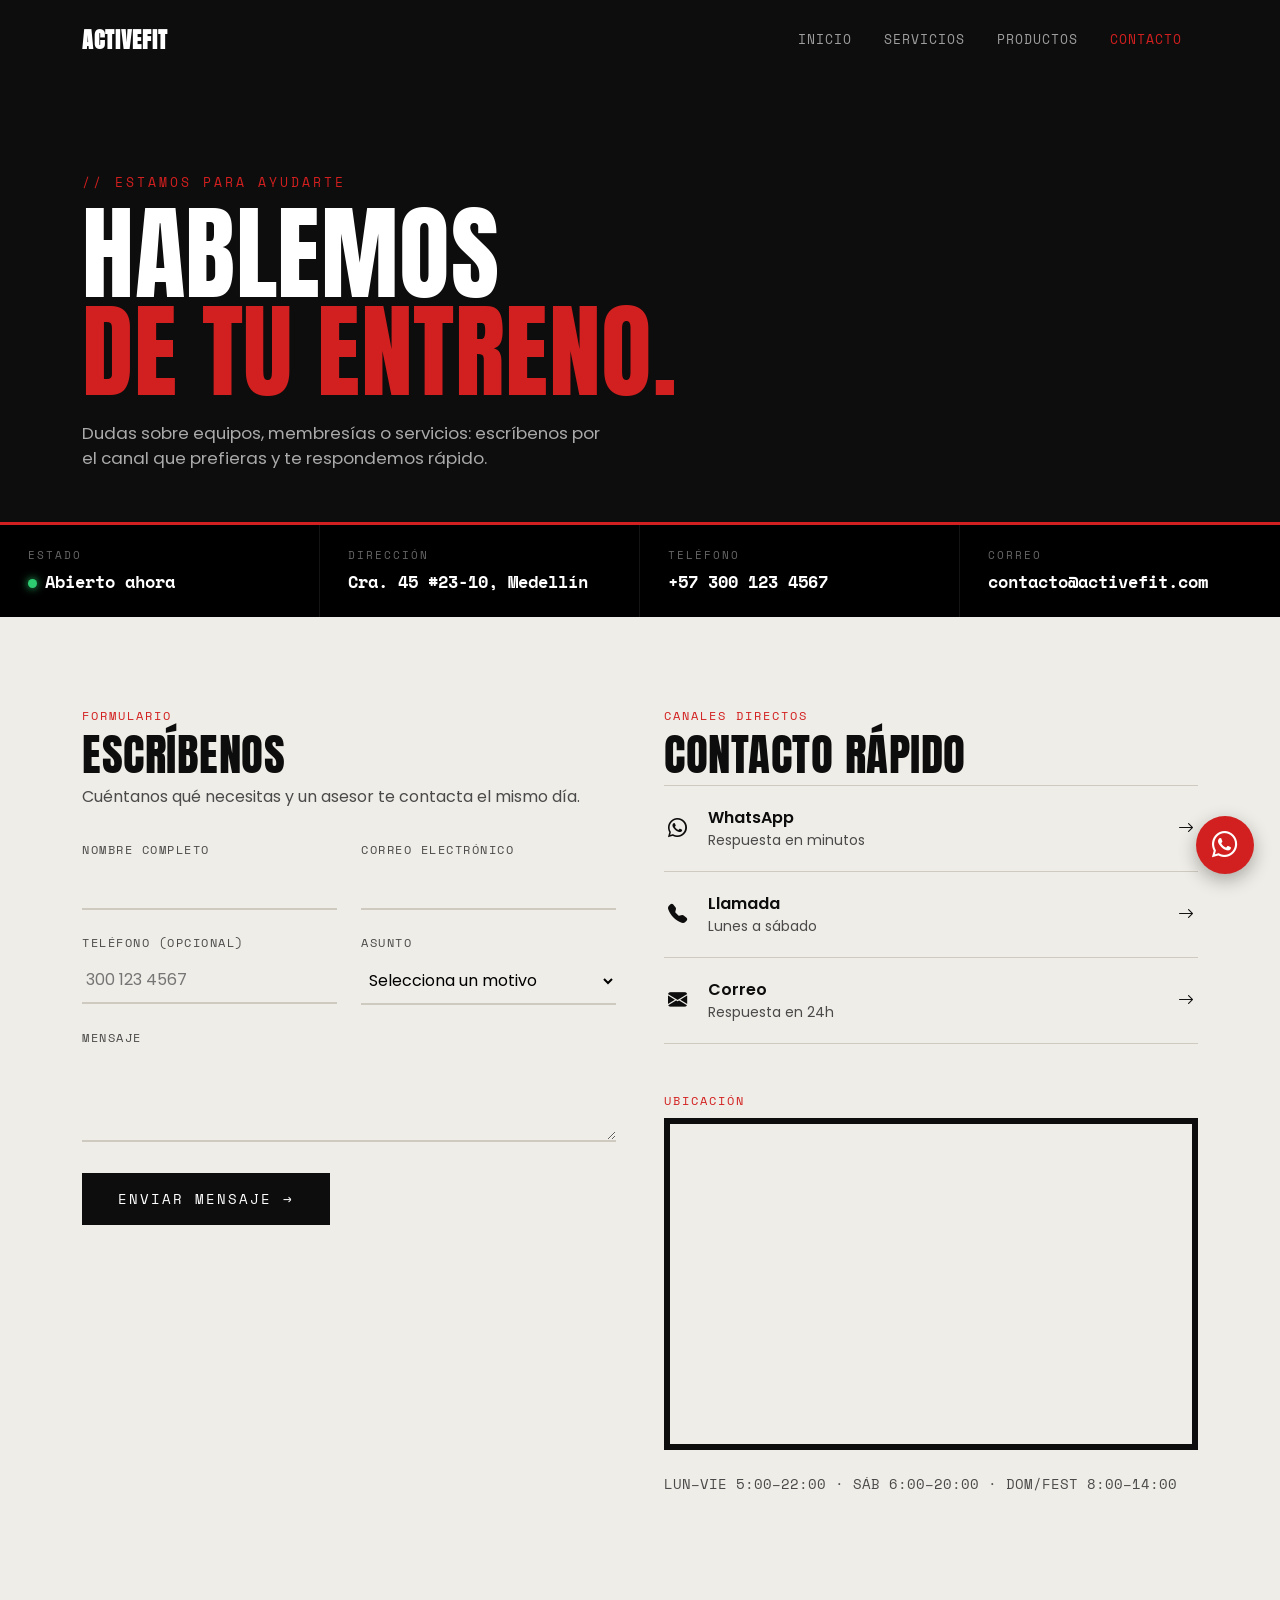
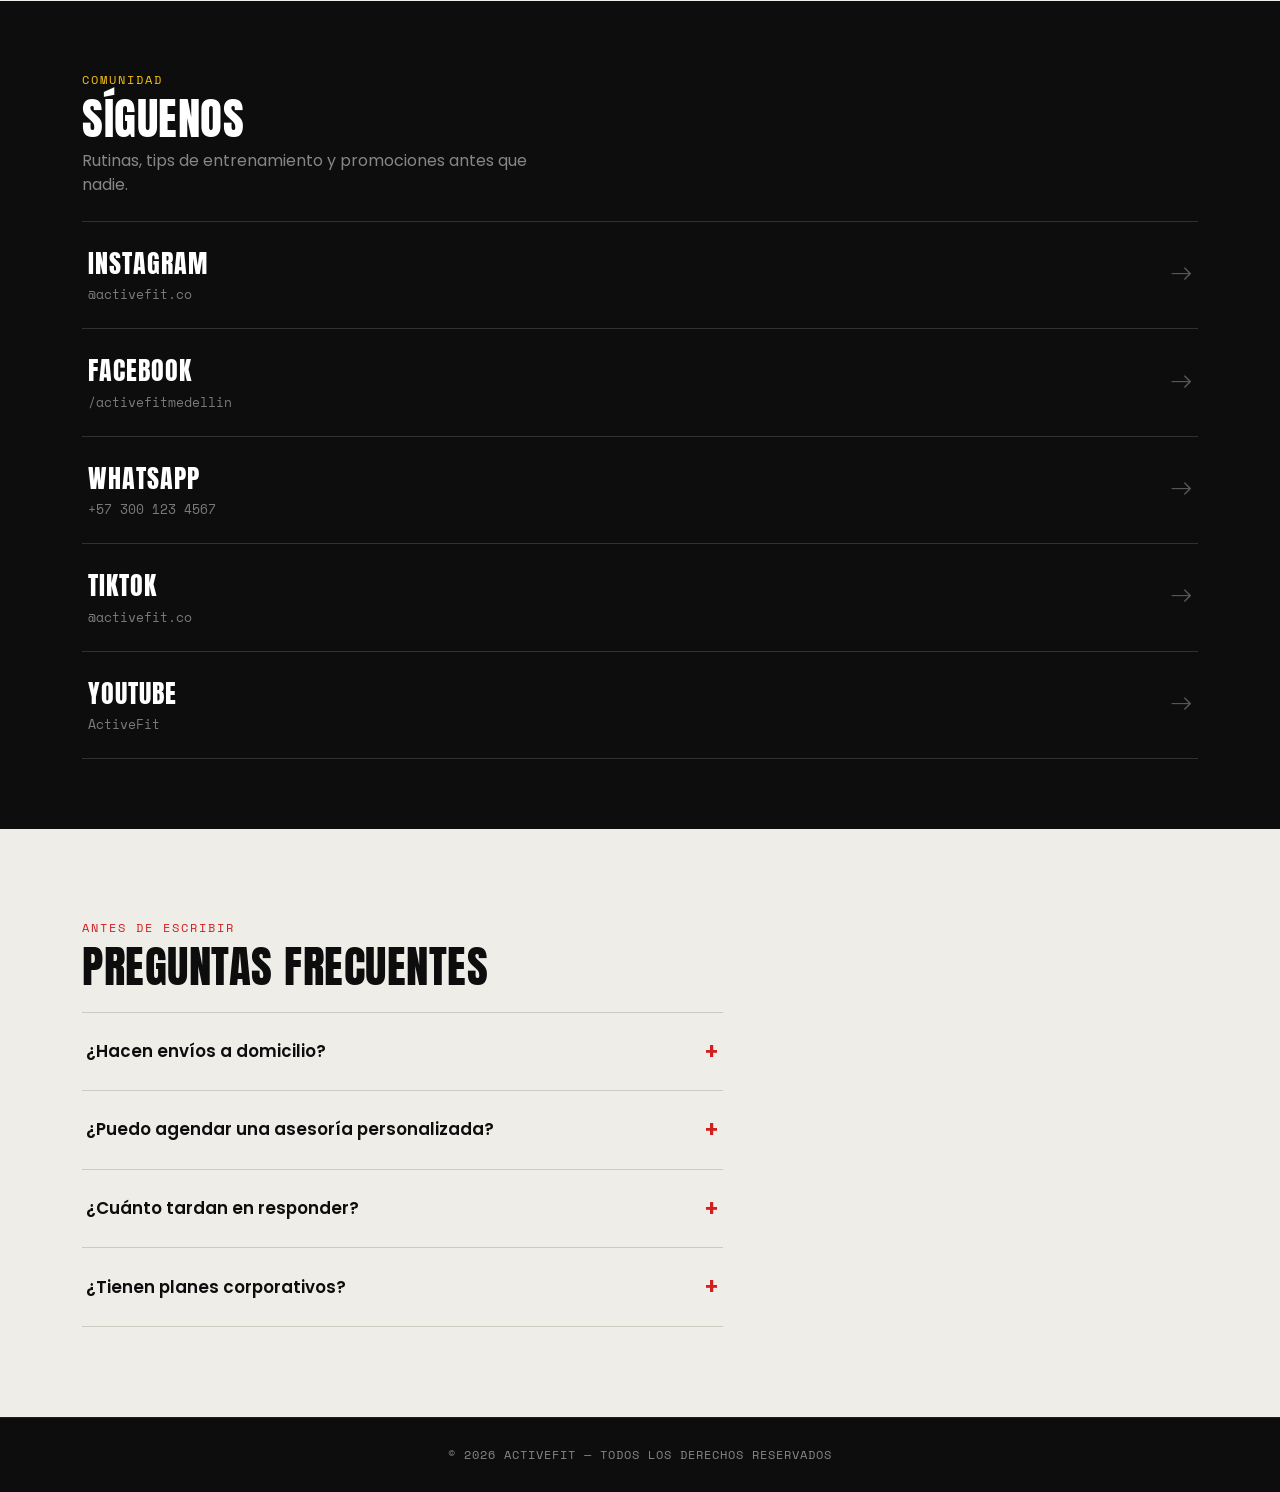
<file: public/contactos.html>
<!DOCTYPE html>
<html lang="es">
<head>
    <meta charset="UTF-8">
    <meta name="viewport" content="width=device-width, initial-scale=1.0">
    <title>Contactos - ActiveFit</title>
    <!-- Bootstrap (solo grid/utilidades, look propio encima) -->
    <link href="https://cdn.jsdelivr.net/npm/bootstrap@5.3.0/dist/css/bootstrap.min.css" rel="stylesheet">
    <link href="https://cdn.jsdelivr.net/npm/bootstrap-icons@1.11.0/font/bootstrap-icons.css" rel="stylesheet">
    <!-- Tipografías: Anton (display, tono "cartel de gimnasio") + Poppins (cuerpo) + Space Mono (datos/scoreboard) -->
    <link href="https://fonts.googleapis.com/css2?family=Anton&family=Poppins:wght@400;500;600;700&family=Space+Mono:wght@400;700&display=swap" rel="stylesheet">

    <style>
        :root {
            --ink: #0d0d0d;
            --concrete: #efede7;
            --red: #d21f1f;
            --iron: #4a4a4a;
            --chalk: #f4c10f;
            --white: #ffffff;
        }

        * { box-sizing: border-box; }

        body {
            font-family: 'Poppins', sans-serif;
            color: var(--ink);
            background: var(--concrete);
        }

        .display {
            font-family: 'Anton', sans-serif;
            text-transform: uppercase;
            letter-spacing: 0.5px;
            line-height: 0.95;
        }

        .mono {
            font-family: 'Space Mono', monospace;
        }

        /* ===== Navegación ===== */
        .navbar {
            background: var(--ink) !important;
            padding: 18px 0;
        }

        .navbar-brand {
            font-family: 'Anton', sans-serif;
            font-size: 1.4rem;
            letter-spacing: 1px;
        }

        .navbar-nav .nav-link {
            font-family: 'Space Mono', monospace;
            font-size: 0.8rem;
            text-transform: uppercase;
            letter-spacing: 1px;
            color: rgba(255,255,255,0.6) !important;
            padding: 8px 16px !important;
        }

        .navbar-nav .nav-link.active,
        .navbar-nav .nav-link:hover {
            color: var(--white) !important;
        }

        .navbar-nav .nav-link.active {
            color: var(--red) !important;
        }

        /* ===== Hero ===== */
        .hero {
            background: var(--ink);
            color: var(--white);
            padding: 90px 0 0;
            overflow: hidden;
        }

        .hero .eyebrow {
            font-family: 'Space Mono', monospace;
            font-size: 0.8rem;
            letter-spacing: 3px;
            color: var(--red);
            text-transform: uppercase;
        }

        .hero h1 {
            font-size: clamp(3rem, 9vw, 6.5rem);
            margin: 10px 0 20px;
        }

        .hero h1 span {
            color: var(--red);
        }

        .hero p.lead-text {
            max-width: 520px;
            color: rgba(255,255,255,0.65);
            font-size: 1.05rem;
        }

        /* ---- Marcador tipo scoreboard (elemento firma) ---- */
        .scoreboard {
            margin-top: 50px;
            background: #000;
            border-top: 3px solid var(--red);
            display: flex;
            flex-wrap: wrap;
        }

        .scoreboard .cell {
            flex: 1 1 220px;
            padding: 22px 28px;
            border-right: 1px solid rgba(255,255,255,0.08);
        }

        .scoreboard .cell:last-child { border-right: none; }

        .scoreboard .cell .label {
            font-family: 'Space Mono', monospace;
            font-size: 0.7rem;
            letter-spacing: 2px;
            color: rgba(255,255,255,0.4);
            text-transform: uppercase;
        }

        .scoreboard .cell .value {
            font-family: 'Space Mono', monospace;
            font-size: 1.05rem;
            color: var(--white);
            margin-top: 6px;
            font-weight: 700;
        }

        .status-dot {
            display: inline-block;
            width: 9px;
            height: 9px;
            border-radius: 50%;
            margin-right: 8px;
            background: var(--iron);
        }

        .status-dot.on {
            background: #2ecc71;
            box-shadow: 0 0 8px #2ecc71;
        }

        .status-dot.off {
            background: var(--red);
            box-shadow: 0 0 8px var(--red);
        }

        /* ===== Sección principal ===== */
        .section-pad {
            padding: 90px 0;
        }

        .eyebrow-sm {
            font-family: 'Space Mono', monospace;
            font-size: 0.75rem;
            letter-spacing: 2px;
            color: var(--red);
            text-transform: uppercase;
            margin-bottom: 8px;
            display: block;
        }

        h2.section-title {
            font-size: clamp(2rem, 4vw, 2.8rem);
            margin-bottom: 10px;
        }

        /* ---- Formulario ---- */
        .form-note {
            color: var(--iron);
            margin-bottom: 32px;
        }

        .form-label-custom {
            font-family: 'Space Mono', monospace;
            font-size: 0.72rem;
            letter-spacing: 1.5px;
            text-transform: uppercase;
            color: var(--iron);
            margin-bottom: 6px;
            display: block;
        }

        .form-control-custom, .form-select-custom {
            width: 100%;
            border: none;
            border-bottom: 2px solid #cfcac0;
            background: transparent;
            padding: 10px 4px;
            font-family: 'Poppins', sans-serif;
            font-size: 1rem;
            border-radius: 0;
            transition: border-color 0.2s ease;
        }

        .form-control-custom:focus, .form-select-custom:focus {
            outline: none;
            border-bottom-color: var(--red);
        }

        textarea.form-control-custom {
            resize: vertical;
            min-height: 90px;
        }

        .btn-scoreboard {
            font-family: 'Space Mono', monospace;
            letter-spacing: 2px;
            text-transform: uppercase;
            font-size: 0.85rem;
            background: var(--ink);
            color: var(--white);
            border: none;
            padding: 16px 36px;
            transition: background 0.2s ease;
        }

        .btn-scoreboard:hover {
            background: var(--red);
            color: var(--white);
        }

        .alert-custom {
            font-family: 'Space Mono', monospace;
            font-size: 0.85rem;
            background: #0d0d0d;
            color: #2ecc71;
            padding: 14px 18px;
            margin-bottom: 20px;
            border-left: 3px solid #2ecc71;
        }

        /* ---- Contacto directo (lista tipo casillero) ---- */
        .direct-list a {
            display: flex;
            align-items: center;
            justify-content: space-between;
            padding: 20px 4px;
            border-bottom: 1px solid #cfcac0;
            text-decoration: none;
            color: var(--ink);
        }

        .direct-list a:first-child { border-top: 1px solid #cfcac0; }

        .direct-list a:hover {
            color: var(--red);
        }

        .direct-list .item-left {
            display: flex;
            align-items: center;
            gap: 16px;
        }

        .direct-list .item-left i {
            font-size: 1.2rem;
            width: 24px;
        }

        .direct-list .item-left .title {
            font-weight: 600;
        }

        .direct-list .item-left small {
            display: block;
            color: var(--iron);
            font-weight: 400;
        }

        .direct-list a i.bi-arrow-right {
            transition: transform 0.2s ease;
        }

        .direct-list a:hover i.bi-arrow-right {
            transform: translateX(4px);
        }

        /* ---- Mapa ---- */
        .map-frame {
            border: 6px solid var(--ink);
        }

        .map-frame iframe {
            width: 100%;
            height: 320px;
            border: 0;
            display: block;
        }

        /* ===== Redes sociales ===== */
        .social-band {
            background: var(--ink);
            color: var(--white);
            padding: 70px 0;
        }

        .social-band .eyebrow-sm { color: var(--chalk); }

        .social-links {
            border-top: 1px solid rgba(255,255,255,0.15);
            margin-top: 24px;
        }

        .social-links a {
            display: flex;
            align-items: center;
            justify-content: space-between;
            padding: 22px 6px;
            border-bottom: 1px solid rgba(255,255,255,0.15);
            text-decoration: none;
            color: var(--white);
        }

        .social-links a .name {
            font-family: 'Anton', sans-serif;
            font-size: 1.6rem;
            text-transform: uppercase;
            letter-spacing: 1px;
            transition: color 0.2s ease;
        }

        .social-links a .handle {
            font-family: 'Space Mono', monospace;
            font-size: 0.8rem;
            color: rgba(255,255,255,0.45);
        }

        .social-links a:hover .name {
            color: var(--red);
        }

        .social-links a .go {
            font-size: 1.4rem;
            color: rgba(255,255,255,0.3);
            transition: transform 0.2s ease, color 0.2s ease;
        }

        .social-links a:hover .go {
            transform: translateX(6px);
            color: var(--red);
        }

        /* ===== FAQ ===== */
        .faq-item {
            border-bottom: 1px solid #cfcac0;
        }

        .faq-item:first-child {
            border-top: 1px solid #cfcac0;
        }

        .faq-question {
            width: 100%;
            background: none;
            border: none;
            text-align: left;
            padding: 22px 4px;
            display: flex;
            justify-content: space-between;
            align-items: center;
            font-weight: 600;
            font-size: 1.05rem;
            cursor: pointer;
            color: var(--ink);
        }

        .faq-question .toggle-icon {
            font-size: 1.4rem;
            color: var(--red);
            transition: transform 0.25s ease;
            flex-shrink: 0;
            margin-left: 20px;
        }

        .faq-question[aria-expanded="true"] .toggle-icon {
            transform: rotate(45deg);
        }

        .faq-answer {
            max-height: 0;
            overflow: hidden;
            transition: max-height 0.3s ease;
        }

        .faq-answer-inner {
            padding: 0 4px 22px;
            color: var(--iron);
            max-width: 640px;
        }

        /* ===== Botón flotante WhatsApp ===== */
        .whatsapp-float {
            position: fixed;
            bottom: 26px;
            right: 26px;
            width: 58px;
            height: 58px;
            background: var(--red);
            border-radius: 50%;
            display: flex;
            align-items: center;
            justify-content: center;
            color: #fff;
            font-size: 1.6rem;
            box-shadow: 0 6px 18px rgba(0,0,0,0.3);
            z-index: 1000;
            transition: transform 0.2s ease, background 0.2s ease;
        }

        .whatsapp-float:hover {
            transform: scale(1.08);
            background: #a91717;
            color: #fff;
        }

        /* ===== Footer ===== */
        footer {
            background: var(--ink);
            color: rgba(255,255,255,0.5);
            padding: 28px 0;
            text-align: center;
            font-family: 'Space Mono', monospace;
            font-size: 0.75rem;
            letter-spacing: 1px;
            border-top: 1px solid rgba(255,255,255,0.08);
        }

        @media (max-width: 767px) {
            .scoreboard .cell { flex: 1 1 50%; }
        }
    </style>
</head>
<body>
    <!-- Navegación -->
    <nav class="navbar navbar-expand-lg navbar-dark bg-dark sticky-top">
        <div class="container">
            <a class="navbar-brand" href="../index.html">
                <strong>ACTIVEFIT</strong>
            </a>

            <button class="navbar-toggler" type="button" data-bs-toggle="collapse" data-bs-target="#navbarNav" aria-controls="navbarNav" aria-expanded="false" aria-label="Mostrar menú">
                <span class="navbar-toggler-icon"></span>
            </button>

            <div class="collapse navbar-collapse" id="navbarNav">
                <ul class="navbar-nav ms-auto">
                    <li class="nav-item">
                        <a class="nav-link" href="../index.html">Inicio</a>
                    </li>
                    <li class="nav-item">
                        <a class="nav-link" href="servicios.html">Servicios</a>
                    </li>
                    <li class="nav-item">
                        <a class="nav-link" href="productos.html">Productos</a>
                    </li>
                    <li class="nav-item">
                        <a class="nav-link active" aria-current="page" href="contactos.html">Contacto</a>
                    </li>
                </ul>
            </div>
        </div>
    </nav>

    <!-- Hero -->
    <section class="hero">
        <div class="container">
            <span class="eyebrow">// Estamos para ayudarte</span>
            <h1 class="display">Hablemos<br><span>de tu entreno.</span></h1>
            <p class="lead-text">Dudas sobre equipos, membresías o servicios: escríbenos por el canal que prefieras y te respondemos rápido.</p>
        </div>

        <!-- Elemento firma: marcador tipo scoreboard con estado en vivo -->
        <div class="scoreboard">
            <div class="cell">
                <div class="label">Estado</div>
                <div class="value" id="statusValue"><span class="status-dot" id="statusDot"></span><span id="statusText">Calculando...</span></div>
            </div>
            <div class="cell">
                <div class="label">Dirección</div>
                <div class="value">Cra. 45 #23-10, Medellín</div>
            </div>
            <div class="cell">
                <div class="label">Teléfono</div>
                <div class="value">+57 300 123 4567</div>
            </div>
            <div class="cell">
                <div class="label">Correo</div>
                <div class="value">contacto@activefit.com</div>
            </div>
        </div>
    </section>

    <!-- Formulario + contacto directo -->
    <section class="section-pad">
        <div class="container">
            <div class="row g-5">
                <div class="col-lg-6">
                    <span class="eyebrow-sm">Formulario</span>
                    <h2 class="display section-title">Escríbenos</h2>
                    <p class="form-note">Cuéntanos qué necesitas y un asesor te contacta el mismo día.</p>

                    <div class="alert-custom d-none" id="successAlert">✓ Mensaje enviado. Te contactaremos pronto.</div>

                    <form id="contactForm" novalidate>
                        <div class="row g-4">
                            <div class="col-sm-6">
                                <label class="form-label-custom" for="nombre">Nombre completo</label>
                                <input type="text" class="form-control-custom" id="nombre" required>
                            </div>
                            <div class="col-sm-6">
                                <label class="form-label-custom" for="email">Correo electrónico</label>
                                <input type="email" class="form-control-custom" id="email" required>
                            </div>
                            <div class="col-sm-6">
                                <label class="form-label-custom" for="telefono">Teléfono (opcional)</label>
                                <input type="tel" class="form-control-custom" id="telefono" placeholder="300 123 4567">
                            </div>
                            <div class="col-sm-6">
                                <label class="form-label-custom" for="asunto">Asunto</label>
                                <select class="form-select-custom" id="asunto" required>
                                    <option value="" selected disabled>Selecciona un motivo</option>
                                    <option value="productos">Productos</option>
                                    <option value="servicios">Servicios</option>
                                    <option value="membresias">Membresías y planes</option>
                                    <option value="soporte">Soporte / postventa</option>
                                    <option value="otro">Otro</option>
                                </select>
                            </div>
                            <div class="col-12">
                                <label class="form-label-custom" for="mensaje">Mensaje</label>
                                <textarea class="form-control-custom" id="mensaje" required></textarea>
                            </div>
                        </div>
                        <button type="submit" class="btn-scoreboard mt-4">Enviar mensaje →</button>
                    </form>
                </div>

                <div class="col-lg-6">
                    <span class="eyebrow-sm">Canales directos</span>
                    <h2 class="display section-title">Contacto rápido</h2>

                    <div class="direct-list mb-5">
                        <a href="https://wa.me/573001234567" target="_blank">
                            <span class="item-left">
                                <i class="bi bi-whatsapp"></i>
                                <span><span class="title">WhatsApp</span><small>Respuesta en minutos</small></span>
                            </span>
                            <i class="bi bi-arrow-right"></i>
                        </a>
                        <a href="tel:+573001234567">
                            <span class="item-left">
                                <i class="bi bi-telephone-fill"></i>
                                <span><span class="title">Llamada</span><small>Lunes a sábado</small></span>
                            </span>
                            <i class="bi bi-arrow-right"></i>
                        </a>
                        <a href="mailto:contacto@activefit.com">
                            <span class="item-left">
                                <i class="bi bi-envelope-fill"></i>
                                <span><span class="title">Correo</span><small>Respuesta en 24h</small></span>
                            </span>
                            <i class="bi bi-arrow-right"></i>
                        </a>
                    </div>

                    <span class="eyebrow-sm">Ubicación</span>
                    <div class="map-frame mb-4">
                        <iframe
                            src="https://www.google.com/maps/embed?pb=!1m18!1m12!1m3!1d15866.470!2d-75.5636!3d6.2442!2m3!1f0!2f0!3f0!3m2!1i1024!2i768!4f13.1!3m3!1m2!1s0x0%3A0x0!2zNsKwMTQnMzkuMSJOIDc1wrAzMyc0OS4wIlc!5e0!3m2!1ses!2sco!4v0000000"
                            allowfullscreen="" loading="lazy">
                        </iframe>
                    </div>
                    <p class="mono" style="font-size:0.85rem; color:var(--iron);">
                        LUN–VIE 5:00–22:00 · SÁB 6:00–20:00 · DOM/FEST 8:00–14:00
                    </p>
                </div>
            </div>
        </div>
    </section>

    <!-- Redes sociales -->
    <section class="social-band">
        <div class="container">
            <span class="eyebrow-sm">Comunidad</span>
            <h2 class="display section-title" style="color:#fff;">Síguenos</h2>
            <p style="color:rgba(255,255,255,0.5); max-width:480px;">Rutinas, tips de entrenamiento y promociones antes que nadie.</p>

            <div class="social-links">
                <a href="#" target="_blank">
                    <span><span class="name">Instagram</span><br><span class="handle">@activefit.co</span></span>
                    <i class="bi bi-arrow-right go"></i>
                </a>
                <a href="#" target="_blank">
                    <span><span class="name">Facebook</span><br><span class="handle">/activefitmedellin</span></span>
                    <i class="bi bi-arrow-right go"></i>
                </a>
                <a href="https://wa.me/573001234567" target="_blank">
                    <span><span class="name">WhatsApp</span><br><span class="handle">+57 300 123 4567</span></span>
                    <i class="bi bi-arrow-right go"></i>
                </a>
                <a href="#" target="_blank">
                    <span><span class="name">TikTok</span><br><span class="handle">@activefit.co</span></span>
                    <i class="bi bi-arrow-right go"></i>
                </a>
                <a href="#" target="_blank">
                    <span><span class="name">YouTube</span><br><span class="handle">ActiveFit</span></span>
                    <i class="bi bi-arrow-right go"></i>
                </a>
            </div>
        </div>
    </section>

    <!-- FAQ -->
    <section class="section-pad">
        <div class="container">
            <div class="row">
                <div class="col-lg-7">
                    <span class="eyebrow-sm">Antes de escribir</span>
                    <h2 class="display section-title mb-4">Preguntas frecuentes</h2>

                    <div id="faqList">
                        <div class="faq-item">
                            <button class="faq-question" aria-expanded="false">
                                ¿Hacen envíos a domicilio?
                                <span class="toggle-icon">+</span>
                            </button>
                            <div class="faq-answer">
                                <div class="faq-answer-inner">Sí, enviamos a todo Medellín y su área metropolitana en 24–48 horas hábiles. También puedes recoger tu pedido en tienda.</div>
                            </div>
                        </div>
                        <div class="faq-item">
                            <button class="faq-question" aria-expanded="false">
                                ¿Puedo agendar una asesoría personalizada?
                                <span class="toggle-icon">+</span>
                            </button>
                            <div class="faq-answer">
                                <div class="faq-answer-inner">Claro. Escríbenos por WhatsApp o marca "Asesoría" en el formulario y coordinamos un horario contigo.</div>
                            </div>
                        </div>
                        <div class="faq-item">
                            <button class="faq-question" aria-expanded="false">
                                ¿Cuánto tardan en responder?
                                <span class="toggle-icon">+</span>
                            </button>
                            <div class="faq-answer">
                                <div class="faq-answer-inner">Por WhatsApp, minutos en horario de atención. Por correo o formulario, máximo 24 horas hábiles.</div>
                            </div>
                        </div>
                        <div class="faq-item">
                            <button class="faq-question" aria-expanded="false">
                                ¿Tienen planes corporativos?
                                <span class="toggle-icon">+</span>
                            </button>
                            <div class="faq-answer">
                                <div class="faq-answer-inner">Sí, para empresas y grupos. Cuéntanos el tamaño de tu equipo en el formulario y te enviamos una cotización.</div>
                            </div>
                        </div>
                    </div>
                </div>
            </div>
        </div>
    </section>

    <!-- Botón flotante WhatsApp -->
    <a href="https://wa.me/573001234567" target="_blank" class="whatsapp-float" aria-label="Escríbenos por WhatsApp">
        <i class="bi bi-whatsapp"></i>
    </a>

    <!-- Footer -->
    <footer>
        © 2026 ACTIVEFIT — TODOS LOS DERECHOS RESERVADOS
    </footer>

    <script src="https://cdn.jsdelivr.net/npm/bootstrap@5.3.0/dist/js/bootstrap.bundle.min.js"></script>
    <script>
        // Estado en vivo (abierto/cerrado) según horario real
        (function () {
            const now = new Date();
            const day = now.getDay(); // 0 dom - 6 sáb
            const hour = now.getHours() + now.getMinutes() / 60;
            let open = false;

            if (day >= 1 && day <= 5) open = hour >= 5 && hour < 22;
            else if (day === 6) open = hour >= 6 && hour < 20;
            else open = hour >= 8 && hour < 14;

            const dot = document.getElementById('statusDot');
            const text = document.getElementById('statusText');
            if (open) {
                dot.classList.add('on');
                text.textContent = 'Abierto ahora';
            } else {
                dot.classList.add('off');
                text.textContent = 'Cerrado ahora';
            }
        })();

        // Acordeón FAQ simple
        document.querySelectorAll('.faq-question').forEach(function (btn) {
            btn.addEventListener('click', function () {
                const expanded = btn.getAttribute('aria-expanded') === 'true';
                const answer = btn.nextElementSibling;
                btn.setAttribute('aria-expanded', String(!expanded));
                answer.style.maxHeight = expanded ? '0px' : answer.scrollHeight + 'px';
            });
        });

        // Validación y envío del formulario
        const form = document.getElementById('contactForm');
        form.addEventListener('submit', function (e) {
            e.preventDefault();
            if (!form.checkValidity()) {
                form.reportValidity();
                return;
            }
            form.reset();
            document.getElementById('successAlert').classList.remove('d-none');
        });
    </script>
</body>
</html>
</file>
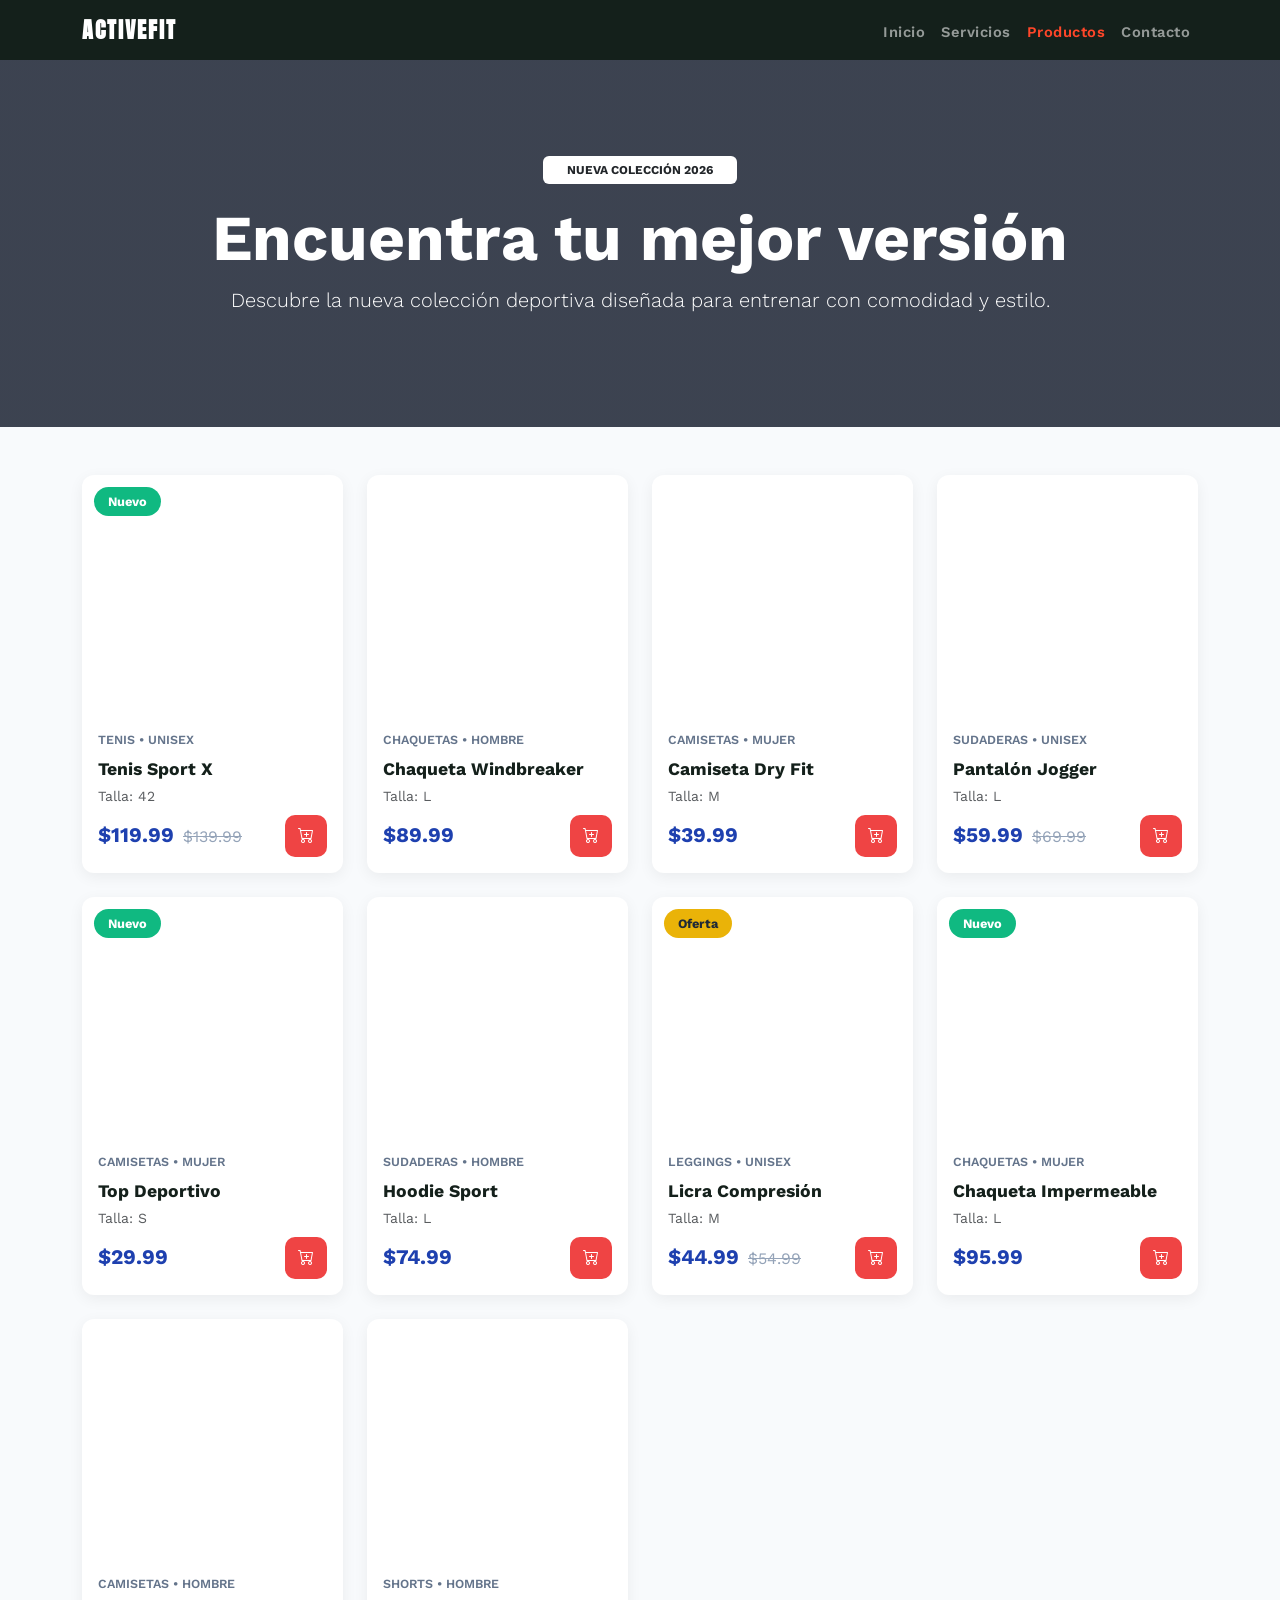
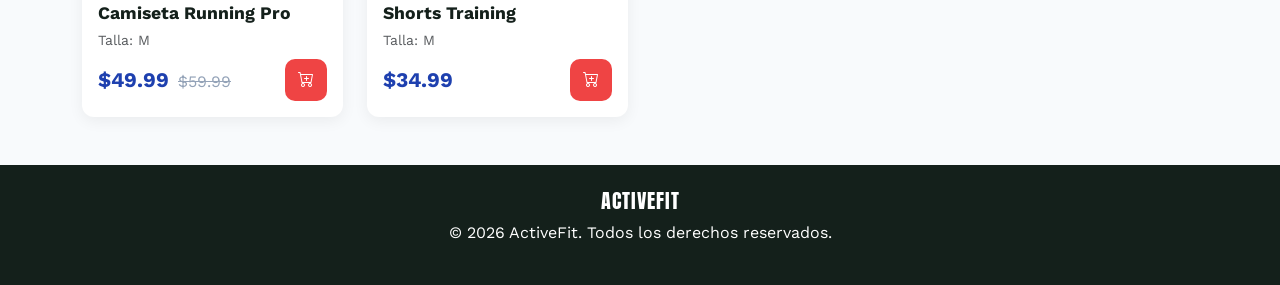
<file: public/productos.html>
<!DOCTYPE html>
<html lang="es">
<head>
    <meta charset="UTF-8">
    <meta name="viewport" content="width=device-width, initial-scale=1.0">
    <title>Productos | ActiveFit</title>

    <link href="https://cdn.jsdelivr.net/npm/bootstrap@5.3.0/dist/css/bootstrap.min.css" rel="stylesheet">
    <link rel="stylesheet" href="https://cdn.jsdelivr.net/npm/bootstrap-icons@1.11.3/font/bootstrap-icons.min.css">
    <link rel="stylesheet" href="../src/styles/inicio.css">

    <style>
        :root {
            --primary: #2563eb;
        }
        .product-grid { background: #f8fafc; }
        .product-card {
            background: white;
            border-radius: 12px;
            overflow: hidden;
            box-shadow: 0 4px 15px rgba(0,0,0,0.06);
            transition: all 0.3s ease;
            height: 100%;
        }
        .product-card:hover {
            transform: translateY(-8px);
            box-shadow: 0 15px 30px rgba(0,0,0,0.12);
        }
        .product-img {
            height: 240px;
            background-size: cover;
            background-position: center;
        }
        .product-badge {
            position: absolute;
            top: 12px; left: 12px;
            padding: 5px 14px;
            border-radius: 30px;
            font-size: 0.8rem;
            font-weight: 700;
            color: white;
        }
        .badge-nuevo { background: #10b981; }
        .badge-oferta { background: #eab308; color: #1f2937; }

        .product-category {
            font-size: 0.78rem;
            font-weight: 600;
            text-transform: uppercase;
            color: #64748b;
        }
        .product-name {
            font-weight: 700;
            margin: 6px 0 4px;
            font-size: 1.1rem;
        }
        .product-price {
            font-size: 1.3rem;
            font-weight: 700;
            color: #1e40af;
        }
        .price-old {
            text-decoration: line-through;
            color: #94a3b8;
        }
        .btn-cart {
            background: #ef4444;
            color: white;
            width: 42px;
            height: 42px;
            border-radius: 10px;
        }
    </style>
</head>
<body>

    <!-- Navbar -->
    <nav class="navbar navbar-expand-lg navbar-dark bg-dark sticky-top">
        <div class="container">
            <a class="navbar-brand" href="../index.html"><strong>ACTIVEFIT</strong></a>
            <button class="navbar-toggler" type="button" data-bs-toggle="collapse" data-bs-target="#navbarNav">
                <span class="navbar-toggler-icon"></span>
            </button>
            <div class="collapse navbar-collapse" id="navbarNav">
                <ul class="navbar-nav ms-auto">
                    <li class="nav-item"><a class="nav-link" href="../index.html">Inicio</a></li>
                    <li class="nav-item"><a class="nav-link" href="servicios.html">Servicios</a></li>
                    <li class="nav-item"><a class="nav-link active" href="productos.html">Productos</a></li>
                    <li class="nav-item"><a class="nav-link" href="contactos.html">Contacto</a></li>
                </ul>
            </div>
        </div>
    </nav>

    <!-- Hero -->
    <section class="py-5 text-center text-white" 
             style="background: linear-gradient(rgba(15,23,42,0.8), rgba(15,23,42,0.8)), url('https://picsum.photos/id/1015/2000/1200') center/cover;">
        <div class="container py-5">
            <span class="badge bg-white text-dark px-4 py-2 mb-3">NUEVA COLECCIÓN 2026</span>
            <h1 class="display-3 fw-bold">Encuentra tu mejor versión</h1>
            <p class="lead">Descubre la nueva colección deportiva diseñada para entrenar con comodidad y estilo.</p>
        </div>
    </section>

    <!-- Productos -->
    <div class="product-grid py-5">
        <div class="container">
            <div class="row g-4" id="productsContainer"></div>
        </div>
    </div>

    <!-- Toast -->
    <div class="toast-container position-fixed bottom-0 end-0 p-3">
        <div id="toast" class="toast bg-success text-white" role="alert">
            <div class="toast-body">✅ Producto agregado al carrito</div>
        </div>
    </div>

    <footer class="bg-dark text-white text-center py-4">
        <div class="container">
            <h5>ACTIVEFIT</h5>
            <p>&copy; 2026 ActiveFit. Todos los derechos reservados.</p>
        </div>
    </footer>

    <script src="https://cdn.jsdelivr.net/npm/bootstrap@5.3.0/dist/js/bootstrap.bundle.min.js"></script>
    <script>
        const products = [
            {id:1, name:"Tenis Sport X", category:"TENIS", gender:"unisex", size:"42", price:119.99, oldPrice:139.99, image:"https://images.pexels.com/photos/2529148/pexels-photo-2529148.jpeg?auto=compress&cs=tinysrgb&w=800", badge:"Nuevo"},
            {id:2, name:"Chaqueta Windbreaker", category:"CHAQUETAS", gender:"hombre", size:"L", price:89.99, oldPrice:null, image:"https://images.pexels.com/photos/7679720/pexels-photo-7679720.jpeg?auto=compress&cs=tinysrgb&w=800", badge:null},
            {id:3, name:"Camiseta Dry Fit", category:"CAMISETAS", gender:"mujer", size:"M", price:39.99, oldPrice:null, image:"https://images.pexels.com/photos/6311659/pexels-photo-6311659.jpeg?auto=compress&cs=tinysrgb&w=800", badge:null},
            {id:4, name:"Pantalón Jogger", category:"SUDADERAS", gender:"unisex", size:"L", price:59.99, oldPrice:69.99, image:"https://images.pexels.com/photos/6311398/pexels-photo-6311398.jpeg?auto=compress&cs=tinysrgb&w=800", badge:null},
            {id:5, name:"Top Deportivo", category:"CAMISETAS", gender:"mujer", size:"S", price:29.99, oldPrice:null, image:"https://images.pexels.com/photos/3764011/pexels-photo-3764011.jpeg?auto=compress&cs=tinysrgb&w=800", badge:"Nuevo"},
            {id:6, name:"Hoodie Sport", category:"SUDADERAS", gender:"hombre", size:"L", price:74.99, oldPrice:null, image:"https://images.pexels.com/photos/9558761/pexels-photo-9558761.jpeg?auto=compress&cs=tinysrgb&w=800", badge:null},
            {id:7, name:"Licra Compresión", category:"LEGGINGS", gender:"unisex", size:"M", price:44.99, oldPrice:54.99, image:"https://images.pexels.com/photos/6456157/pexels-photo-6456157.jpeg?auto=compress&cs=tinysrgb&w=800", badge:"Oferta"},
            {id:8, name:"Chaqueta Impermeable", category:"CHAQUETAS", gender:"mujer", size:"L", price:95.99, oldPrice:null, image:"https://images.pexels.com/photos/6311608/pexels-photo-6311608.jpeg?auto=compress&cs=tinysrgb&w=800", badge:"Nuevo"},
            {id:9, name:"Camiseta Running Pro", category:"CAMISETAS", gender:"hombre", size:"M", price:49.99, oldPrice:59.99, image:"https://images.pexels.com/photos/6456306/pexels-photo-6456306.jpeg?auto=compress&cs=tinysrgb&w=800", badge:null},
            {id:10, name:"Shorts Training", category:"SHORTS", gender:"hombre", size:"M", price:34.99, oldPrice:null, image:"https://images.pexels.com/photos/6311387/pexels-photo-6311387.jpeg?auto=compress&cs=tinysrgb&w=800", badge:null}
        ];

        function renderProducts(filtered) {
            const container = document.getElementById('productsContainer');
            container.innerHTML = '';

            filtered.forEach(p => {
                const html = `
                    <div class="col-lg-3 col-md-6 col-12">
                        <div class="product-card position-relative">
                            <div class="product-img" style="background-image: url('${p.image}')"></div>
                            ${p.badge ? `<span class="product-badge ${p.badge === 'Oferta' ? 'badge-oferta' : 'badge-nuevo'}">${p.badge}</span>` : ''}
                            <div class="p-3">
                                <div class="product-category">${p.category} • ${p.gender}</div>
                                <div class="product-name">${p.name}</div>
                                <div class="small text-muted mb-2">Talla: ${p.size}</div>
                                <div class="d-flex justify-content-between align-items-center">
                                    <div>
                                        <span class="product-price">$${p.price}</span>
                                        ${p.oldPrice ? `<span class="price-old ms-1">$${p.oldPrice}</span>` : ''}
                                    </div>
                                    <button onclick="addToCart(${p.id})" class="btn btn-cart">
                                        <i class="bi bi-cart-plus"></i>
                                    </button>
                                </div>
                            </div>
                        </div>
                    </div>
                `;
                container.innerHTML += html;
            });
        }

        window.addToCart = function(id) {
            const toast = new bootstrap.Toast(document.getElementById('toast'));
            toast.show();
        };

        document.addEventListener('DOMContentLoaded', () => {
            renderProducts(products);
        });
    </script>
</body>
</html>
</file>
<file: src/styles/inicio.css>
/* =========================================================
   ACTIVEFIT — sistema visual "Marca de salida"
   Inspirado en las líneas de cal de una pista de atletismo,
   los números de dorsal y el instante justo antes del disparo
   de salida.
   ========================================================= */

@import url('https://fonts.googleapis.com/css2?family=Anton&family=Work+Sans:wght@400;500;600;700;800&family=JetBrains+Mono:wght@500;700&display=swap');

:root{
  --stone:   #F1F2EA;   /* fondo — blanco tiza, línea de pista */
  --stone-2: #E7E8DD;
  --ink:     #14201B;   /* texto principal — verde-negro de tartán nocturno */
  --ink-soft:#42504A;
  --signal:  #FF4629;   /* acento primario — rojo de línea de meta */
  --signal-dark:#D6371E;
  --court:   #0F5132;   /* acento secundario — verde de campo */
  --line:    rgba(20,32,27,0.12);

  --transition: all .35s cubic-bezier(.4,0,.2,1);
  --radius: 4px;
}

*{ box-sizing: border-box; }

body{
  background-color: var(--stone);
  color: var(--ink);
  font-family: 'Work Sans', sans-serif;
}

.eyebrow{
  font-family: 'JetBrains Mono', monospace;
  font-size: 0.75rem;
  font-weight: 700;
  letter-spacing: 3px;
  text-transform: uppercase;
}

/* =========================
   NAVBAR
   ========================= */

.navbar.bg-dark{
  background-color: var(--ink) !important;
  font-family: 'Work Sans', sans-serif;
}

.navbar-brand strong{
  font-family: 'Anton', sans-serif;
  letter-spacing: 2px;
  font-size: 1.4rem;
}

.navbar-nav .nav-link{
  font-weight: 600;
  font-size: 0.92rem;
  letter-spacing: 0.5px;
  position: relative;
  padding-bottom: 4px;
}

.navbar-nav .nav-link.active,
.navbar-nav .nav-link:hover{
  color: var(--signal) !important;
}

/* =========================
   HERO
   ========================= */

.hero-section{
  min-height: 92vh;
  display: flex;
  align-items: center;
  position: relative;
  overflow: hidden;
  background-color: var(--ink);
}

.hero-section .hero-media{
  position: absolute;
  inset: 0;
  z-index: 0;
}

.hero-section .hero-media img{
  width: 100%;
  height: 100%;
  object-fit: cover;
  object-position: center 20%;
  /* duotono rojo/tinta sobre la fotografía */
  filter: grayscale(1) contrast(1.15);
  opacity: 0.55;
}

.hero-section .hero-media::after{
  content:'';
  position: absolute;
  inset: 0;
  background:
    linear-gradient(100deg, rgba(20,32,27,0.97) 15%, rgba(20,32,27,0.55) 48%, rgba(255,70,41,0.35) 100%);
}

.hero-section .container{
  position: relative;
  z-index: 2;
}

.hero-tag{
  color: var(--signal);
}

.hero-section h1{
  font-family: 'Anton', sans-serif;
  text-transform: uppercase;
  line-height: 0.95;
  letter-spacing: 0.5px;
  max-width: 800px;
  color: #fff;
}

.hero-section p{
  max-width: 560px;
  color: #D8DDD9;
}

/* cinta diagonal — el elemento firma de la página */
.finish-tape{
  position: absolute;
  right: -8%;
  top: 0;
  bottom: 0;
  width: 220px;
  background: repeating-linear-gradient(
    -35deg,
    var(--signal) 0 44px,
    var(--ink) 44px 88px
  );
  opacity: 0.9;
  z-index: 1;
}

@media (max-width: 992px){
  .finish-tape{ display:none; }
}

.btn-primary{
  background-color: var(--signal);
  border-color: var(--signal);
  font-family: 'JetBrains Mono', monospace;
  font-weight: 700;
  text-transform: uppercase;
  font-size: 0.85rem;
  letter-spacing: 1px;
  border-radius: var(--radius);
}

.btn-primary:hover,
.btn-primary:focus{
  background-color: var(--signal-dark);
  border-color: var(--signal-dark);
}

.btn-outline-light{
  font-family: 'JetBrains Mono', monospace;
  font-weight: 700;
  text-transform: uppercase;
  font-size: 0.85rem;
  letter-spacing: 1px;
  border-radius: var(--radius);
  border-width: 2px;
}

.btn-outline-dark{
  font-family: 'JetBrains Mono', monospace;
  font-weight: 700;
  text-transform: uppercase;
  font-size: 0.78rem;
  letter-spacing: 1px;
  border-radius: var(--radius);
  border: 2px solid var(--ink);
  color: var(--ink);
}

.btn-outline-dark:hover{
  background-color: var(--ink);
  border-color: var(--ink);
}

/* =========================
   CATEGORÍAS
   ========================= */

.categories{
  background-color: var(--stone);
  padding-top: 6rem;
  padding-bottom: 6rem;
}

.section-tag{
  color: var(--signal-dark);
}

.categories h2,
.benefits-section h2{
  font-family: 'Anton', sans-serif;
  text-transform: uppercase;
  letter-spacing: 0.5px;
}

.category-card{
  height: 100%;
  border-radius: var(--radius);
  background-color: #fff;
  border: 1px solid var(--line);
  overflow: hidden;
  transition: var(--transition);
}

.category-card:hover{
  transform: translateY(-8px);
  box-shadow: 0 20px 40px rgba(20,32,27,0.15);
}

.category-media{
  position: relative;
  height: 260px;
  overflow: hidden;
}

.category-media img{
  width: 100%;
  height: 100%;
  object-fit: cover;
  transition: transform .6s ease;
}

.category-card:hover .category-media img{
  transform: scale(1.06);
}

.category-media .category-label{
  position: absolute;
  left: 0;
  bottom: 0;
  background: var(--signal);
  color: #fff;
  font-family: 'JetBrains Mono', monospace;
  font-weight: 700;
  font-size: 0.7rem;
  letter-spacing: 1px;
  padding: 6px 14px;
  text-transform: uppercase;
}

.category-body{
  padding: 1.75rem 1.75rem 2rem;
}

.category-card h4{
  font-weight: 800;
  margin-bottom: 0.75rem;
}

.category-card p{
  color: var(--ink-soft);
  margin-bottom: 1.5rem;
  font-size: 0.95rem;
}

/* =========================
   BENEFICIOS
   ========================= */

.benefits-section{
  background-color: var(--ink);
  color: #fff;
  padding-top: 6rem;
  padding-bottom: 6rem;
}

.benefits-section .section-tag{
  color: var(--signal);
}

.benefit-card{
  padding: 2.25rem 1.75rem;
  height: 100%;
  background-color: rgba(255,255,255,0.04);
  border: 1px solid rgba(255,255,255,0.08);
  border-radius: var(--radius);
  transition: var(--transition);
}

.benefit-card:hover{
  background-color: rgba(255,70,41,0.08);
  border-color: var(--signal);
  transform: translateY(-5px);
}

.benefit-icon{
  width: 48px;
  height: 48px;
  margin-bottom: 1.25rem;
  color: var(--signal);
}

.benefit-icon svg{
  width: 100%;
  height: 100%;
}

.benefit-card h5{
  font-weight: 800;
  margin-bottom: 0.75rem;
  color: #fff;
}

.benefit-card p{
  color: #B7BDB9;
  font-size: 0.95rem;
  margin-bottom: 0;
}

/* =========================
   GALERÍA / PRUEBA SOCIAL
   ========================= */

.gallery-strip{
  background-color: var(--stone-2);
  padding: 3.5rem 0;
}

.gallery-strip .gallery-media{
  border-radius: var(--radius);
  overflow: hidden;
  aspect-ratio: 4/5;
}

.gallery-strip .gallery-media img{
  width: 100%;
  height: 100%;
  object-fit: cover;
  transition: transform .5s ease;
}

.gallery-strip .gallery-media:hover img{
  transform: scale(1.05);
}

/* =========================
   CTA
   ========================= */

.cta-section{
  background-color: var(--signal);
  color: white;
  position: relative;
  overflow: hidden;
  padding-top: 5rem;
  padding-bottom: 5rem;
}

.cta-section h2{
  font-family: 'Anton', sans-serif;
  text-transform: uppercase;
}

.cta-section p{
  color: rgba(255,255,255,0.9);
}

.cta-section .btn-dark{
  font-family: 'JetBrains Mono', monospace;
  font-weight: 700;
  text-transform: uppercase;
  font-size: 0.85rem;
  letter-spacing: 1px;
  border-radius: var(--radius);
  background-color: var(--ink);
  border-color: var(--ink);
}

/* =========================
   FOOTER
   ========================= */

footer.bg-dark{
  background-color: var(--ink) !important;
}

footer h5{
  font-family: 'Anton', sans-serif;
  letter-spacing: 1px;
}

footer small{
  color: rgba(255,255,255,0.5);
  font-family: 'JetBrains Mono', monospace;
  font-size: 0.7rem;
}

/* =========================
   RESPONSIVE ACTIVEFIT
   ========================= */

@media (max-width: 768px){

  .hero-section{
    min-height: 78vh;
    text-align: center;
  }

  .hero-section h1{
    font-size: 2.4rem;
  }

  .hero-section p{
    margin-left: auto;
    margin-right: auto;
  }

  .hero-section .d-flex{
    justify-content: center;
  }

  .categories,
  .benefits-section{
    padding-top: 3.5rem;
    padding-bottom: 3.5rem;
  }
}
</file>
